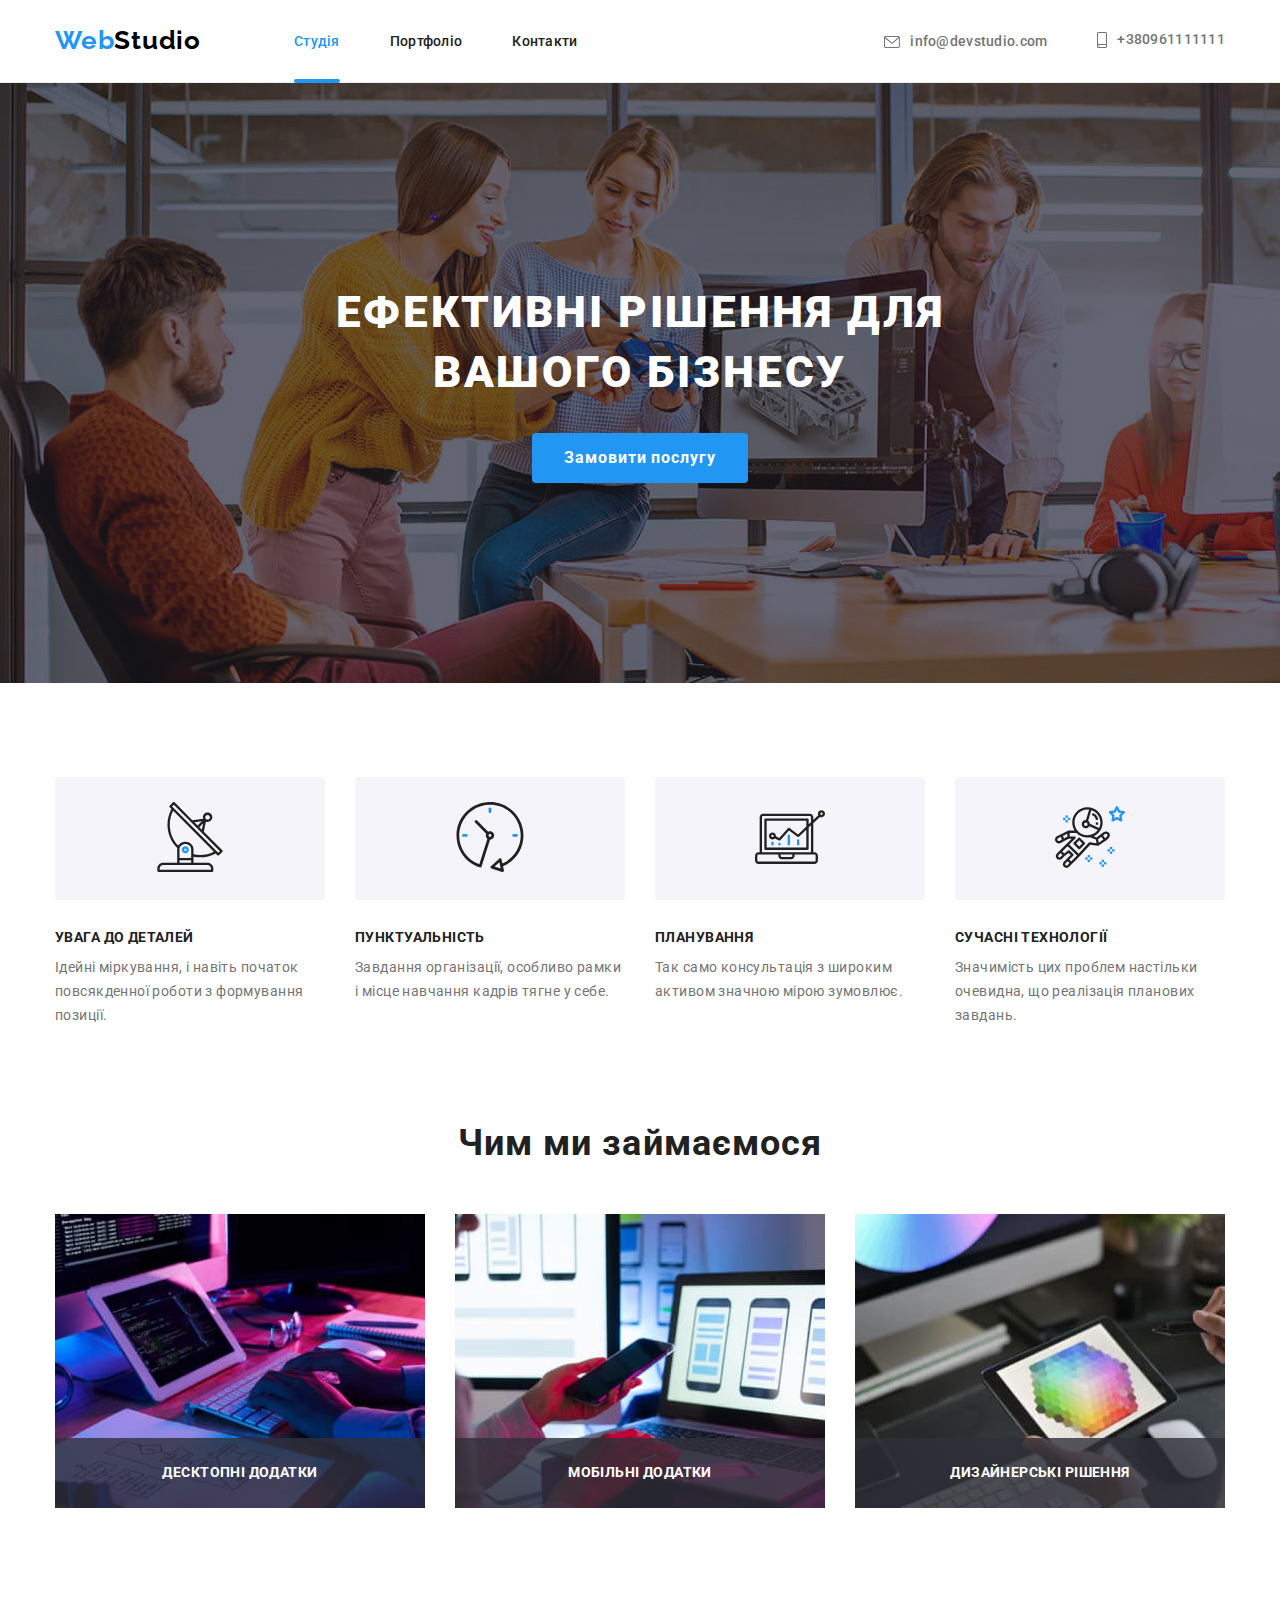
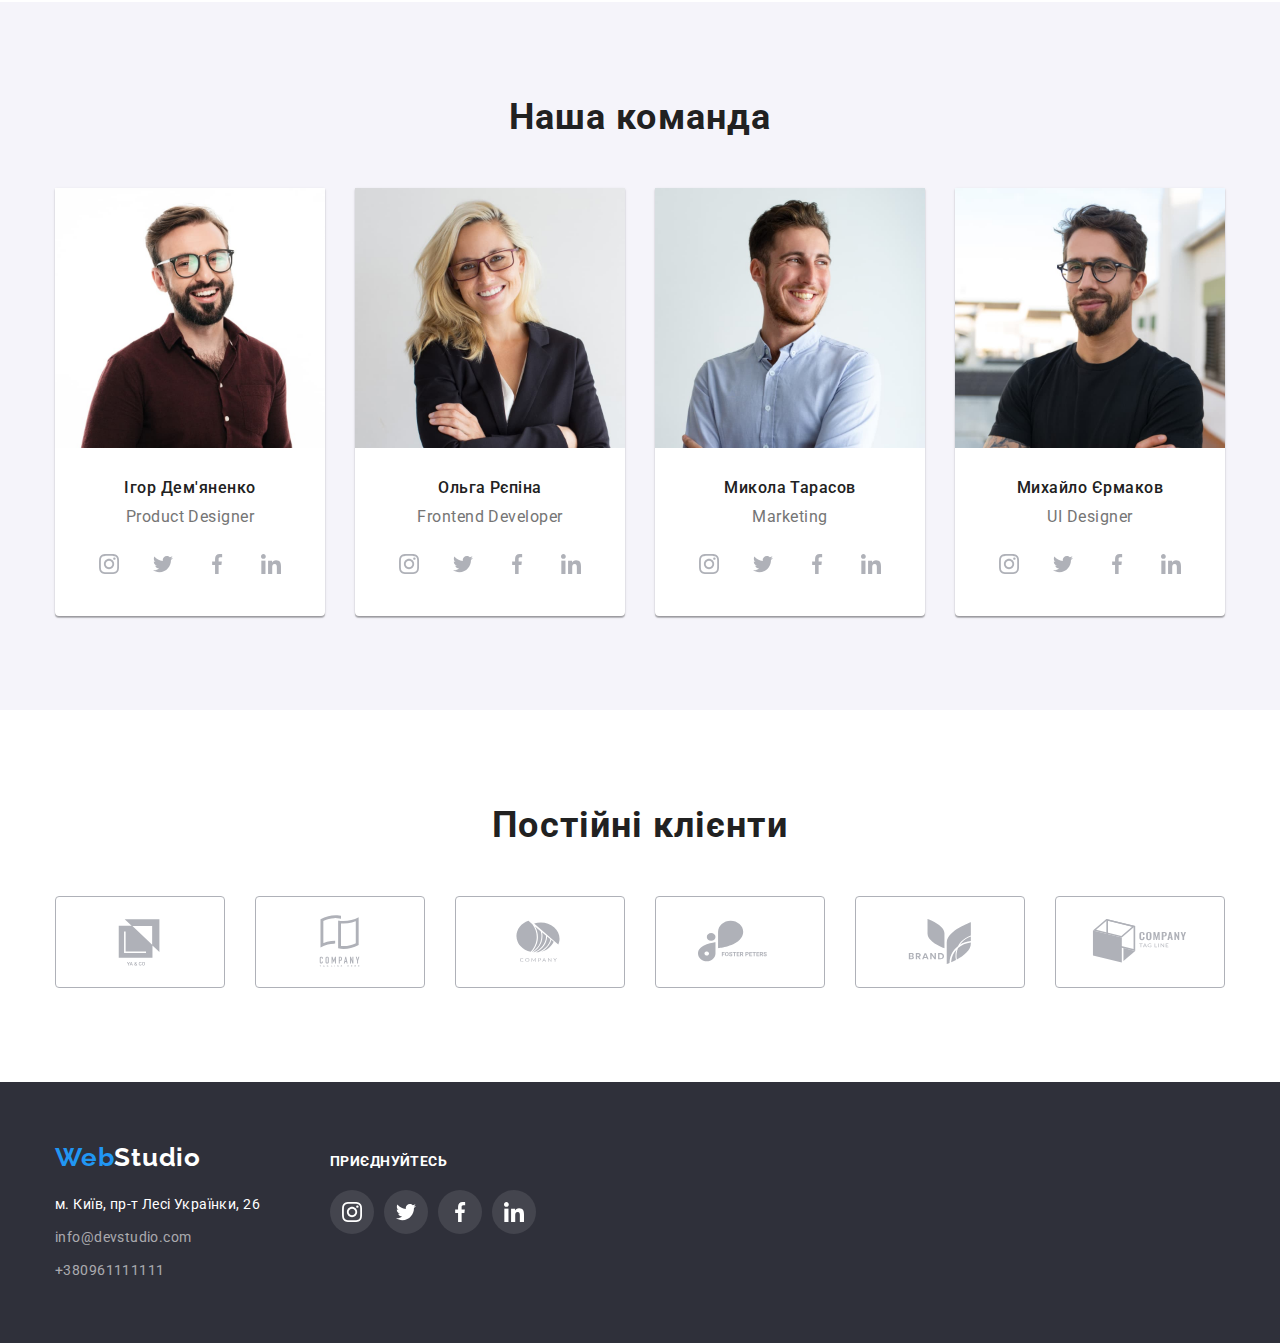
<file: index.html>
<!DOCTYPE html>
<html lang="uk">
<head>
  <meta charset="utf-8">
  <meta http-equiv="X-UA-Compatible" content="IE=edge">
  <meta name="viewport" content="width=device-width, initial-scale=1.0">
  <title>Студія</title>
  <link rel="stylesheet" href="https://cdn.jsdelivr.net/npm/modern-normalize@1.1.0/modern-normalize.min.css">
  <link rel="preconnect" href="https://fonts.googleapis.com">
  <link rel="preconnect" href="https://fonts.gstatic.com" crossorigin>
  <link href="https://fonts.googleapis.com/css2?family=Raleway:wght@700&family=Roboto:wght@400;500;700;900&display=swap" rel="stylesheet">
  <link rel="stylesheet" href="./CSS/styles.css">
  

</head>
<body>
  <!--Header-->
    <header class="page_header">
      <div class="page_header_container container">
      <nav class="page_nav">
          <a class="first_logo" href="./index.html"> <span class="item_web">Web</span>Studio</a>
          <ul class="menu list">
            <li class="menu_item"><a class="menu_link link current" href="./index.html">Студія</a></li>
            <li class="menu_item"><a class="menu_link link" href="./portfolio.html">Портфоліо</a></li>
            <li class="menu_item"><a class="menu_link link" href="#">Контакти</a></li>
          </ul>
      </nav>
          <ul class="contacts_header list">
            <li class="contact_mail"><a class="contact_link link" href="mailto:info@devstudio.com"><svg class="icon_contact" width="16" height="12"><use href="./images/icons.svg#icon-envelope"></use></svg>info@devstudio.com</a></li>
            <li class="contact_tel"><a class="contact_link link" href="tel:+380961111111"><svg class="icon_contact"  width="10" height="16"><use href="./images/icons.svg#icon-smartphone"></use></svg>+380961111111</a></li>
          </ul>
        </div>
    </header>
    
     <!--Main-->
      <main>
        <section class="main_bg">
        <div class="section_main container">
          <h1 class="title_main">Ефективні рішення для вашого бізнесу</h1>
          <button class="btn_main" type="button" data-modal-open>Замовити послугу</button>
       </div>
      </section>
        <!--About-->
                  <section>
                    <div class="section_about_us container ">
          <h2 class="visually-hidden">Все про нас та нашу роботу</h2>
          <ul class="about_us list">
            <li class="card">
              <div class="bcg">
              <svg class="icons_about_us" width="70" height="70">
                <use href="./images/icons.svg#icon-antenna"></use>
              </svg>
            </div>
             <h3 class="title_about_us">Увага до деталей</h3>
             <p class="text_about_us">Ідейні міркування, і навіть початок повсякденної роботи з формування позиції.</p>
            </li>
            <li class="card">
              <div class="bcg">
              <svg class="icons_about_us" width="70" height="70">
                <use href="./images/icons.svg#icon-clock"></use>
              </svg>
              </div>
              <h3 class="title_about_us">Пунктуальність</h3>
              <p class="text_about_us">Завдання організації, особливо рамки і місце навчання кадрів тягне у себе.</p>
            </li> 
             <li class="card">
              <div class="bcg">
              <svg class="icons_about_us" width="70" height="70">
                <use href="./images/icons.svg#icon-diagram"></use>
              </svg>
              </div>
              <h3 class="title_about_us">Планування</h3>
              <p class="text_about_us">Так само консультація з широким активом значною мірою зумовлює.</p>
            </li>
            <li class="card">
              <div class="bcg">
              <svg class="icons_about_us" width="70" height="70">
                <use href="./images/icons.svg#icon-astronaut"></use>
              </svg>
              </div>
              <h3 class="title_about_us">Сучасні технології</h3>
              <p class="text_about_us">Значимість цих проблем настільки очевидна, що реалізація планових завдань.</p>
            </li>
         </ul>
              </div>
            </section>
        <!--What_we_do-->
        <section class="page_what_we_do">
        <div class="section_what_we_do  container">
                 <h2 class="title_what_we_do">Чим ми займаємося</h2>
          <ul class="what_we_do list">
           <li class="item_what_we_do"><p class="overlay_what_we_do">Десктопні додатки</p><img src="./images/laptop.jpg" alt="ноутбук" width="370"></li>
            <li class="item_what_we_do"><p class="overlay_what_we_do">Мобільні додатки</p><img src="./images/telephone.jpg" alt="мобільний_телефон" width="370"></li>
            <li class="item_what_we_do"><p class="overlay_what_we_do">Дизайнерські рішення</p><img src="./images/tablet.jpg" alt="планшет" width="370"></li>
          </ul>         
              </div>
            </section>
        <!--Our_team-->
        <section class="page_our_team ">
        <div class="section_our_team container">
                  <h2 class="title_our_team">Наша команда</h2>
          <ul class="our_team list">
            <li class="content_our_team">
              <img src="./images/man1.jpg" alt="усміхнений_чоловік_в_окулярах" width="270">
              <div class="text_our_team">
              <h3 class="subtitle_our_team">Ігор Дем'яненко</h3>
              <p class="item_our_team">Product Designer</p>
              <ul class="social_list list">
                <li class="icon_item"><a class="link_icons_team" href=""><svg class="icon"><use href="./images/icons.svg#icon-instagram"></use></svg></a>
                  </li>
                  <li class="icon_item"><a class="link_icons_team" href=""><svg class="icon"><use href="./images/icons.svg#icon-twitter"></use></svg></a>
                  </li>
                  <li class="icon_item"><a class="link_icons_team" href=""><svg class="icon"><use href="./images/icons.svg#icon-facebook"></use></svg></a>
                  </li>
                  <li class="icon_item"><a class="link_icons_team" href=""><svg class="icon"><use href="./images/icons.svg#icon-linkedin"></use></svg></a>
                    </li>
              </ul>
              </div>
             
            </li>
            <li class="content_our_team">
              <img src="./images/woman.jpg" alt="жінка_в_окулярах" width="270">
              <div class="text_our_team">
              <h3 class="subtitle_our_team">Ольга Рєпіна</h3>
              <p class="item_our_team">Frontend Developer</p>
              <ul class="social_list list">
                <li class="icon_item"><a class="link_icons_team" href=""><svg class="icon"><use href="./images/icons.svg#icon-instagram"></use></svg></a>
                </li>
                <li class="icon_item"><a class="link_icons_team" href=""><svg class="icon"><use href="./images/icons.svg#icon-twitter"></use></svg></a>
                </li>
                <li class="icon_item"><a class="link_icons_team" href=""><svg class="icon"><use href="./images/icons.svg#icon-facebook"></use></svg></a>
                </li>
                <li class="icon_item"><a class="link_icons_team" href=""><svg class="icon"><use href="./images/icons.svg#icon-linkedin"></use></svg></a>
                  </li>
              </ul>
              </div>
                         </li>
                       <li class="content_our_team">
              <img src="./images/man2.jpg" alt="усміхнений_чоловік" width="270">
              <div class="text_our_team">
              <h3 class="subtitle_our_team">Микола Тарасов</h3>
              <p class="item_our_team">Marketing</p>
              <ul class="social_list list">
                <li class="icon_item"><a class="link_icons_team" href=""><svg class="icon"><use href="./images/icons.svg#icon-instagram"></use></svg></a>
                </li>
                <li class="icon_item"><a class="link_icons_team" href=""><svg class="icon"><use href="./images/icons.svg#icon-twitter"></use></svg></a>
                </li>
                <li class="icon_item"><a class="link_icons_team" href=""><svg class="icon"><use href="./images/icons.svg#icon-facebook"></use></svg></a>
                </li>
                <li class="icon_item"><a class="link_icons_team" href=""><svg class="icon"><use href="./images/icons.svg#icon-linkedin"></use></svg></a>
                  </li>
              </ul>
              </div>
              
            </li>
            <li class="content_our_team">
              <img src="./images/man3.jpg" alt="чоловік_в_окулярах" width="270">
              <div class="text_our_team">
              <h3 class="subtitle_our_team">Михайло Єрмаков</h3>
              <p class="item_our_team">UI Designer</p>
              <ul class="social_list list">
                <li class="icon_item"><a class="link_icons_team" href=""><svg class="icon"><use href="./images/icons.svg#icon-instagram"></use></svg></a>
                </li>
                <li class="icon_item"><a class="link_icons_team" href=""><svg class="icon"><use href="./images/icons.svg#icon-twitter"></use></svg></a>
                </li>
                <li class="icon_item"><a class="link_icons_team" href=""><svg class="icon"><use href="./images/icons.svg#icon-facebook"></use></svg></a>
                </li>
                <li class="icon_item"><a class="link_icons_team" href=""><svg class="icon"><use href="./images/icons.svg#icon-linkedin"></use></svg></a>
                  </li>
              </ul>
              </div>
                         </li>
          </ul>
        </div>
        </section>
        <!--Clients-->
        <section class="page_clients">
          <div class="section_clients container">
            <h2 class="title_clients">Постійні клієнти</h2>
            <ul class="logo_list list">
              <li class="logo_item">
                <a class="link_logo" href="#">
                <svg class="logo_img"> 
                  <use href="./images/icons.svg#icon-LogoClient1"></use>
                </svg>
              </a>
              </li>
              <li class="logo_item">
                <a class="link_logo" href="#">
                <svg class="logo_img"> 
                  <use href="./images/icons.svg#icon-LogoClient2"></use>
                </svg>
                </a>
              </li>
              <li class="logo_item">
                <a class="link_logo" href="#">
                <svg class="logo_img"> 
                  <use href="./images/icons.svg#icon-LogoClient3"></use>
                </svg>
              </a>
              </li>
              <li class="logo_item">
                <a class="link_logo" href="#">
                <svg class="logo_img"> 
                  <use href="./images/icons.svg#icon-LogoClient4"></use>
                </svg>
              </a>
              </li>
              <li class="logo_item">
                <a class="link_logo" href="#">
                <svg class="logo_img"> 
                  <use href="./images/icons.svg#icon-LogoClient5"></use>
                </svg>
              </a>
              </li>
              <li class="logo_item">
                <a class="link_logo" href="#">
                <svg class="logo_img"> 
                  <use href="./images/icons.svg#icon-LogoClient6"></use>
                </svg>
              </a>
              </li>
            </ul>
          </div>
        </section>
           </main>
     <!--Footer-->
     <footer class="contacts_footer">
      <div class="page_footer container">
        <div class="address_content">
        <h2 class="visually-hidden">Контакти</h2>
         <a class="second_logo" href="./index.html"> <span class="item_web" >Web</span>Studio</a>
         <address class="address_footer">
           <ul class="address_list list">
            <li class="address_item"><a class="link_map link" href="https://goo.gl/maps/CPtrU1FHBa2aNyZL9" target="_blank" rel="noopener noreferrer nofollow">м. Київ, пр-т Лесі Українки, 26</a></li>
            <li class="address_item"><a class="link_mail link" href="mailto:info@devstudio.com">info@devstudio.com</a></li>
            <li class="address_item"><a class="link_tel link" href="tel:+380961111111">+380961111111</a></li>
           </ul>
                   </address>
                  </div> 
                   <div class="address_icons">
                    <p class="subtitle_address">Приєднуйтесь</p>
                    <ul class="social_list_address list">
                      <li class="icon_item"><a class="link_icons_address" href=""><svg class="icon_add"><use href="./images/icons.svg#icon-instagram"></use></svg></a>
                      </li>
                      <li class="icon_item"><a class="link_icons_address" href=""><svg class="icon_add"><use href="./images/icons.svg#icon-twitter"></use></svg></a>
                      </li>
                      <li class="icon_item"><a class="link_icons_address" href=""><svg class="icon_add"><use href="./images/icons.svg#icon-facebook"></use></svg></a>
                      </li>
                      <li class="icon_item"><a class="link_icons_address" href=""><svg class="icon_add"><use href="./images/icons.svg#icon-linkedin"></use></svg></a>
                        </li>
                    </ul>
            
                  </div>
      </div> 

      
      </footer>

<div class="backdrop is-hidden" data-modal>
  <div class="modal">
    <button type="button" class="modal-close-btn" data-modal-close>
      <svg class="modal-close-icon" width="18" height="18"><use href="./images/icons.svg#icon-close-black"></use></svg>
    </button>
  </div>
</div>
<script src="./JS/modal.js"></script>
</body>
</html>
</file>
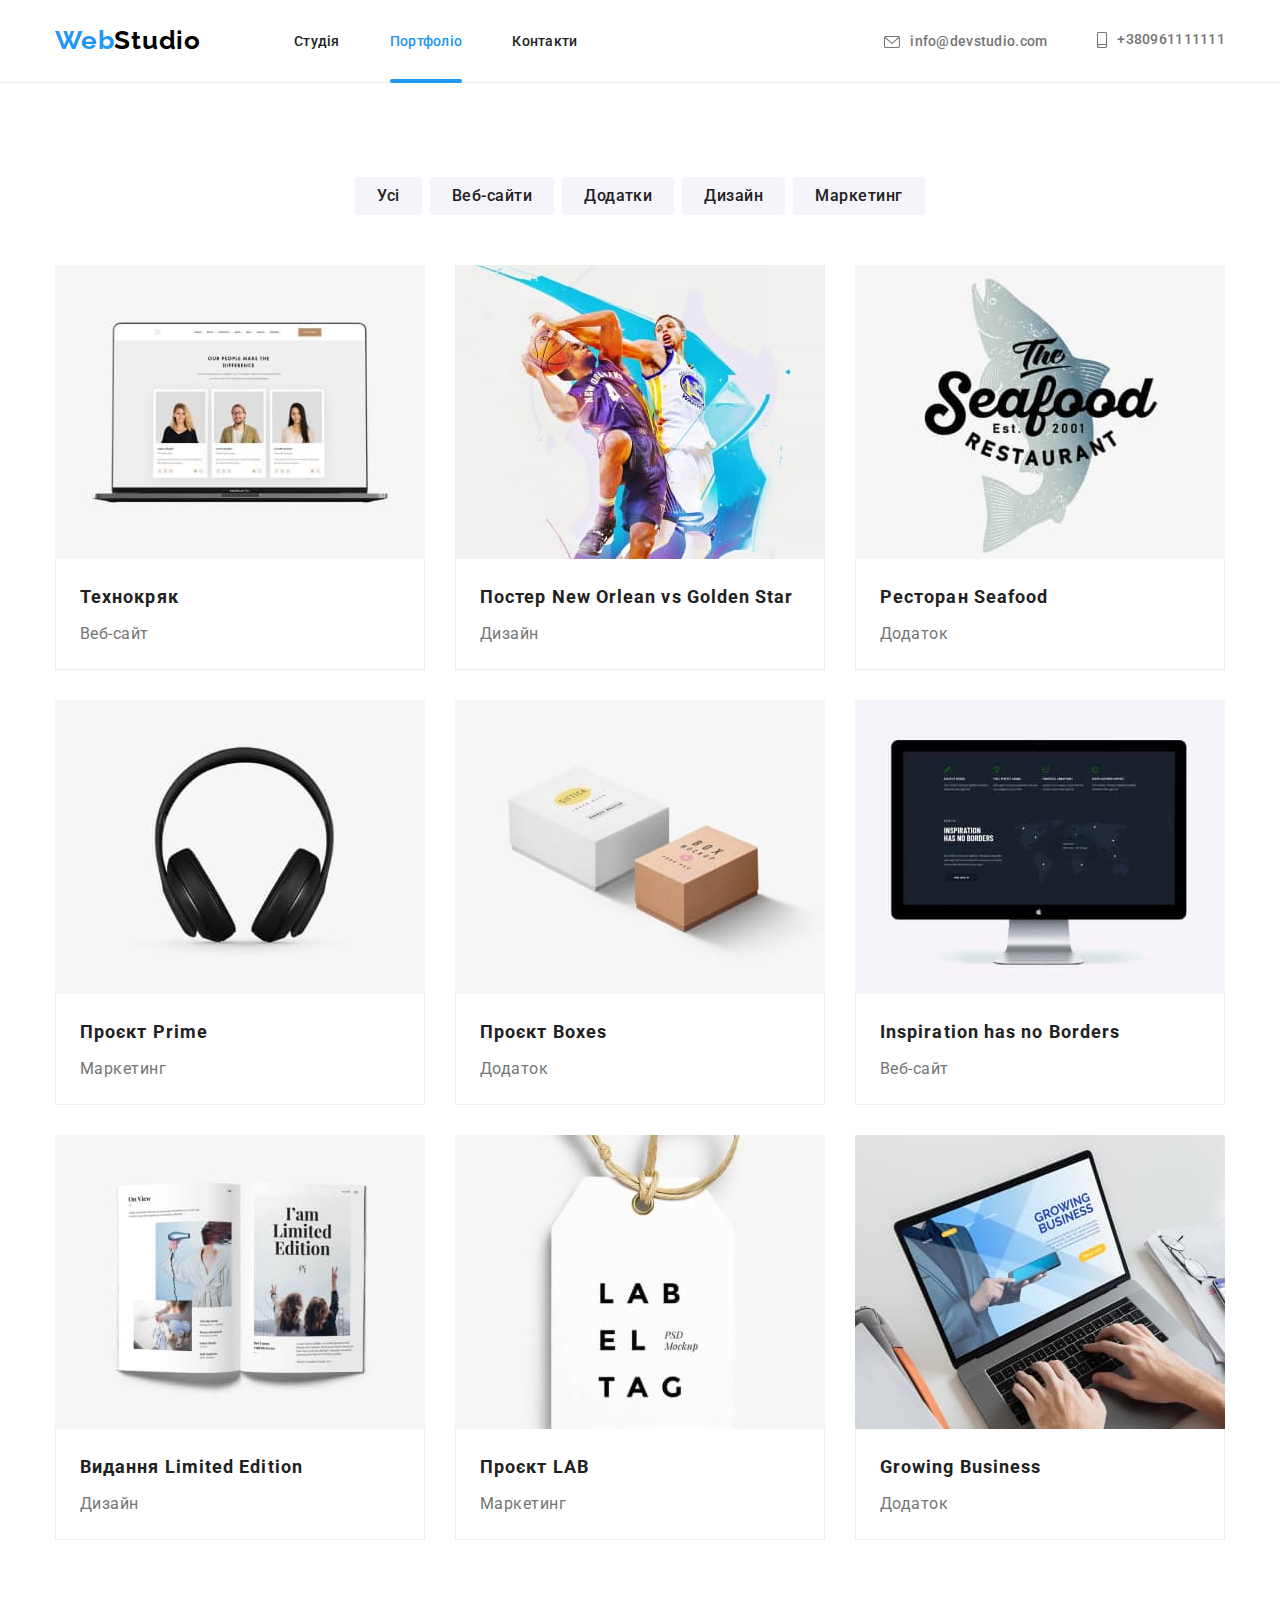
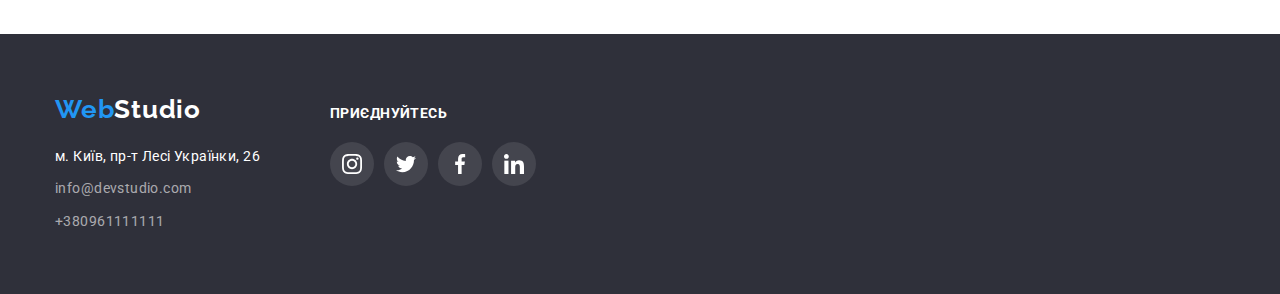
<file: portfolio.html>
<!DOCTYPE html>
<html lang="uk">
<head>
  <meta charset="utf-8">
  <meta http-equiv="X-UA-Compatible" content="IE=edge">
  <meta name="viewport" content="width=device-width, initial-scale=1.0">
  <title>Студія</title>
  <link rel="stylesheet" href="https://cdn.jsdelivr.net/npm/modern-normalize@1.1.0/modern-normalize.min.css">
  <link rel="preconnect" href="https://fonts.googleapis.com">
  <link rel="preconnect" href="https://fonts.gstatic.com" crossorigin>
  <link href="https://fonts.googleapis.com/css2?family=Raleway:wght@700&family=Roboto:wght@400;500;700;900&display=swap" rel="stylesheet">
  <link rel="stylesheet" href="./CSS/styles.css">
</head>
<body>
  <!--Header-->
  <header class="page_header">
    <div class="page_header_container container">
      <nav class="page_nav">
      <a class="first_logo" href="./index.html"> <span class="item_web">Web</span>Studio</a>
      <ul class="menu list">
        <li class="menu_item"><a class="menu_link link" href="./index.html">Студія</a></li>
        <li class="menu_item"><a class="menu_link link current" href="./portfolio.html">Портфоліо</a></li>
        <li class="menu_item"><a class="menu_link link" href="#">Контакти</a></li>
      </ul>
  </nav>
  <ul class="contacts_header list">
    <li class="contact_mail"><a class="contact_link link" href="mailto:info@devstudio.com"><svg class="icon_contact" width="16" height="12"><use href="./images/icons.svg#icon-envelope"></use></svg>info@devstudio.com</a></li>
    <li class="contact_tel"><a class="contact_link link" href="tel:+380961111111"><svg class="icon_contact"  width="10" height="16"><use href="./images/icons.svg#icon-smartphone"></use></svg>+380961111111</a></li>
  </ul>
    </div>
    
  
  </header>
  
    
     <!--Main-->
      <main>
          <section class="page_portfolio">
            <div class="container">
          <h1 class="visually-hidden">Кнопки та послуги</h1>
        <ul class="button_list list">
          <li><button class="button_main" type="button">Усі</button></li>
          <li><button class="button_main" type="button">Веб-сайти</button></li>
         <li><button class="button_main" type="button">Додатки</button></li>
          <li><button class="button_main" type="button">Дизайн</button></li>
          <li><button class="button_main" type="button">Маркетинг</button></li>
          </ul>
          <ul class="services_main list">
            <li class="content_services_main">
              <a class="content_link link" href="#">
                <div class="team-list-img-wrapper">
              <img src="./images-portfolio/tehnokriak.jpg" alt="технокряк" width="370">
              <p class="overlay">Ресурс пропонує комплексні пропозиції з різним рівнем функціоналу та сервісів. Все це дозволить відвідувачу отримати вичерпні відомості про компанію чи приватну особу.</p>
            </div>
              <div class="text_border_line">
              <h2 class="subtitle_services_main">Технокряк</h2>
                            <p class="item_services_main">Веб-сайт</p>
              </div>
            </a>
            </li>
            <li class="content_services_main">
              <a class="content_link link" href="#">
                <div class="team-list-img-wrapper">
              <img src="./images-portfolio/poster.jpg" alt="постер_баскетболісти" width="370">
              <p class="overlay"></p>
              </div>
              <div class="text_border_line">
              <h2 class="subtitle_services_main">Постер New Orlean vs Golden Star</h2>
              <p class="item_services_main">Дизайн</p>
            </div>
          </a>
            </li>
            <li class="content_services_main">
              <a class="content_link link" href="#">
                 <div class="team-list-img-wrapper">
              <img src="./images-portfolio/restoran.jpg" alt="ресторан_морепродуктів" width="370">
              <p class="overlay"></p>
            </div>
              <div class="text_border_line">
              <h2 class="subtitle_services_main">Ресторан Seafood</h2>
              <p class="item_services_main">Додаток</p>
              </div>
            </a>
            </li>
            <li class="content_services_main">
              <a class="content_link link" href="#">
                 <div class="team-list-img-wrapper">
              <img src="./images-portfolio/prime.jpg" alt="проєкт_прем'єр" width="370">
              <p class="overlay"></p>
            </div>
              <div class="text_border_line">
              <h2 class="subtitle_services_main">Проєкт Prime</h2>
              <p class="item_services_main">Маркетинг</p>
            </div>
          </a>
            </li>
            <li class="content_services_main">
              <a class="content_link link" href="#">
                 <div class="team-list-img-wrapper">
              <img src="./images-portfolio/boxes.jpg" alt="проєкт_коробки" width="370">
              <p class="overlay"></p>
            </div>
              <div class="text_border_line">
              <h2 class="subtitle_services_main">Проєкт Boxes</h2>
              <p class="item_services_main">Додаток</p>
              </div>
            </a>
            </li>
            <li class="content_services_main">
              <a class="content_link link" href="#">
                 <div class="team-list-img-wrapper">
              <img src="./images-portfolio/inspiration.jpg" alt="натхнення_не_має_меж" width="370">
              <p class="overlay"></p>
            </div>
              <div class="text_border_line">
              <h2 class="subtitle_services_main">Inspiration has no Borders</h2>
              <p class="item_services_main">Веб-сайт</p>
              </div>
            </a>
            </li>
            <li class="content_services_main">
              <a class="content_link link" href="#">
                 <div class="team-list-img-wrapper">
              <img src="./images-portfolio/edition.jpg" alt="видання" width="370">
              <p class="overlay"></p>
            </div>
              <div class="text_border_line">
              <h2 class="subtitle_services_main">Видання Limited Edition</h2>
              <p class="item_services_main">Дизайн</p>
              </div>
            </a>
            </li>
            <li class="content_services_main">
              <a class="content_link link" href="#">
                 <div class="team-list-img-wrapper">
              <img src="./images-portfolio/lab.jpg" alt="проєкт_лаб" width="370">
              <p class="overlay"></p>
            </div>
              <div class="text_border_line">
              <h2 class="subtitle_services_main">Проєкт LAB</h2>
              <p class="item_services_main">Маркетинг</p>
              </div>
              </a>
            </li>
            <li class="content_services_main">
              <a class="content_link link" href="#">
                 <div class="team-list-img-wrapper">
              <img src="./images-portfolio/growing.jpg" alt="зростаючий_бізнес" width="370">
              <p class="overlay"></p>
            </div>
              <div class="text_border_line">
              <h2 class="subtitle_services_main">Growing Business</h2>
              <p class="item_services_main">Додаток</p>
              </div>
              </a>
            </li>
          </ul>
        </div>
        </section>
     
        
        
      </main>
     <!--Footer-->
     <footer class="contacts_footer">
      <div class="page_footer container">
        <div class="address_content">
        <h2 class="visually-hidden">Контакти</h2>
         <a class="second_logo" href="./index.html"> <span class="item_web" >Web</span>Studio</a>
         <address class="address_footer">
           <ul class="address_list list">
            <li class="address_item"><a class="link_map link" href="https://goo.gl/maps/CPtrU1FHBa2aNyZL9" target="_blank" rel="noopener noreferrer nofollow">м. Київ, пр-т Лесі Українки, 26</a></li>
            <li class="address_item"><a class="link_mail link" href="mailto:info@devstudio.com">info@devstudio.com</a></li>
            <li class="address_item"><a class="link_tel link" href="tel:+380961111111">+380961111111</a></li>
           </ul>
                   </address>
                  </div> 
                   <div class="address_icons">
                    <p class="subtitle_address">Приєднуйтесь</p>
                    <ul class="social_list_address list">
                      <li class="icon_item"><a class="link_icons_address" href=""><svg class="icon_add"><use href="./images/icons.svg#icon-instagram"></use></svg></a>
                      </li>
                      <li class="icon_item"><a class="link_icons_address" href=""><svg class="icon_add"><use href="./images/icons.svg#icon-twitter"></use></svg></a>
                      </li>
                      <li class="icon_item"><a class="link_icons_address" href=""><svg class="icon_add"><use href="./images/icons.svg#icon-facebook"></use></svg></a>
                      </li>
                      <li class="icon_item"><a class="link_icons_address" href=""><svg class="icon_add"><use href="./images/icons.svg#icon-linkedin"></use></svg></a>
                        </li>
                    </ul>
            
                  </div>
      </div> 

      
      </footer>


</body>
</html>
</file>
<file: CSS/styles.css>
:root {
--primary-font:'Roboto',sans-serif;
--secondary-font:'Raleway',sans-serif;
--first-logo-text-color:#000000;
--primary-text-color-theme-light:#212121;
--secondary-text-color-theme-light:#757575;
--primary-text-color-theme-dark:#FFFFFF;
--secondary-text-color-theme-dark:rgba(255, 255, 255, 0.6);
--primary-background-color:#FFFFFF;
--secondary-background-color:#2F303A;
--accent-color:#2196F3;
--team-buttons-background-color:#F5F4FA;
--border-color-line:#ECECEC;
--border-color-line-card:#EEEEEE;
--primary-color-icons:#AFB1B8;
--secondary-color-icons:#FFFFFF;
--color-nav-icon:#757575;
--transition-dur-and-func:250ms cubic-bezier(0.4, 0, 0.2, 1);
}

body {
    font-family:var(--primary-font);
    font-size: 14px;
    letter-spacing:0.03em;
    color:var(--primary-text-color-theme-light);
    background-color:var(--primary-background-color);
         
}

.visually-hidden {
    position: absolute;
      white-space: nowrap;
      width: 1px;
      height: 1px;
      overflow: hidden;
      border: 0;
      padding: 0;
      clip: rect(0 0 0 0);
      clip-path: inset(50%);
      margin: -1px;
  }

  .list {
    list-style: none;
    padding-left: 0;
    margin: 0;
}

  .link{
    text-decoration: none;
  }

  img {
    display: block;
    max-width: 100%;
    height: auto;
  }

  address{
    font-style: normal;
    margin-top: 20px;
  }
 
  button {
    display: block;
    margin: 0 auto;
    cursor: pointer;
    border:none;
    border-radius: 4px;
      }

  h1,h2,h3,p {
    margin-top: 0;
    margin-bottom: 0;
  }

  ul {
    margin-top: 0;
    margin-bottom: 0;
    padding-left: 0;
  }

*{
    box-sizing: border-box;
}


.container {
    margin-left: auto;
    margin-right: auto;
    width: 1200px;
    padding-left: 15px;
    padding-right: 15px;
}

section{
    padding-top: 94px;
    padding-bottom: 94px;;
}


/* ========================  HEADER  ======================== */



.page_header_container{
    display: flex;
    align-items: center;
}

.page_nav{
    display: flex;

}

  .first_logo{
    font-family: 'Raleway',sans-serif;
    font-weight: 700;
    font-size: 26px;
    line-height: 1.19;
    letter-spacing: 0.03em;
        color:var(--first-logo-text-color);
        text-decoration: none;
   margin-right: 93px;
   padding-top: 24px;
   padding-bottom: 25px;

    }
    .item_web{
        color:var(--accent-color)
    }

    .menu{
        display: flex;
        column-gap: 50px;
        padding-top: 32px;
        padding-bottom:32px ;
    }
 
    .menu_link  {
font-weight: 500;
font-size: 14px;
line-height: 1.14;
letter-spacing: 0.02em;
color:var(--primary-text-color-theme-light);
transition:color var(--transition-dur-and-func);
position: relative;
padding-top:32px;
padding-bottom: 32px;;
}
 
.contacts_header{
    display: flex;
    column-gap: 50px;
   margin-left: auto;
    padding-top:32px ;
    padding-bottom: 32px;
    align-items: baseline;
  }


.contact_link {
font-weight: 500;
font-size: 14px;
line-height: 1.14;
letter-spacing: 0.02em;
color:var(--secondary-text-color-theme-light);
display: flex;
align-items: center;
transition:color var(--transition-dur-and-func);
}

.menu_link:hover , .contact_link:hover, 
.menu_link:focus , .contact_link:focus 
 {
 color:var(--accent-color);
}
 
.current {
    color:var(--accent-color);
}

.current::after {
    content: "";
    position: absolute;
    display: block;
    bottom: -2px;
    left: 0;
    width: 100%;
    height: 4px;
background-color: var(--accent-color);
border-radius: 2px;
}

.icon_contact{
    margin-right: 10px;
    fill: currentColor;
   }



   /* ========================  MAIN  ======================== */


.main_bg{
    background-color:var(--secondary-background-color);
    padding-top: 200px;
    padding-bottom: 200px;
    text-align: center;
    background-image: linear-gradient(rgba(47, 48, 58, 0.4),rgba(47, 48, 58, 0.4)), url('../images/Imgbg.jpg');
    background-size: cover;
    background-repeat: no-repeat;
   max-width: 1600px;
height: 600px;
margin: 0 auto;
}

    .title_main{
font-weight: 900;
font-size: 44px;
line-height: 1.36;
text-align: center;
letter-spacing: 0.06em;
text-transform: uppercase;
color:var(--primary-text-color-theme-dark);
width: 696px;
margin: 0 auto;


 }

    .btn_main {
font-weight: 700;
font-size: 16px;
line-height: 1.88;
align-items: center;
text-align: center;
letter-spacing: 0.06em;
background-color:var(--accent-color);
    color:var(--primary-text-color-theme-dark);
    border-radius: 4px;
    min-width: 216px;
    padding: 10px 32px;
    margin-top: 30px;
    transition:background-color var(--transition-dur-and-func);

}

.btn_main:hover , .btn_main:focus {
    background: #188CE8;
    box-shadow: 0px 4px 4px rgba(0, 0, 0, 0.15);
    
}

/* ========================  ABOUT  ======================== */

.about_us{
    display: flex;
    align-items: flex-start;
}

.card{
    flex-basis: calc((100%-90px)/4);
    
}

.title_about_us {
font-weight: 700;
font-size: 14px;
line-height: 1.14;
letter-spacing: 0.03em;
text-transform: uppercase;
    color:var(--primary-text-color-theme-light);
   margin-top: 30px;
    margin-bottom: 10px;
}
 .text_about_us{
font-style: normal;
font-weight: 400;
font-size: 14px;
line-height: 1.71;
letter-spacing: 0.03em;
color:var(--secondary-text-color-theme-light);
 }

 .card:not(:last-child) {
    margin-right: 30px;
 }

 .bcg{
    background-color: #F5F4FA;
border-radius: 4px;
 }

 .icons_about_us{
margin: 25px 100px;
 }
 
/* ========================  WHAT WE DO  ======================== */

.page_what_we_do {
padding-top:0;
}
 .title_what_we_do {
font-style: normal;
font-weight: 700;
font-size: 36px;
line-height: 1.17;
text-align: center;
letter-spacing: 0.03em;
    color:var(--primary-text-color-theme-light);
    margin-bottom: 50px;
 }

.what_we_do{
    display: flex;
    column-gap: 30px;
}

.overlay_what_we_do{
    position: absolute;
    width: 370px;
height: 70px;
    bottom:0px;
    left:0;
    font-weight: 700;
line-height: 1.14;
text-transform: uppercase;
    background: rgba(47, 48, 58, 0.8);
    color:var(--primary-text-color-theme-dark);
 display:flex;
 justify-content: center;
 align-items: center;
}
.item_what_we_do{
    position: relative;
}

/* ========================  OUR TEAM  ======================== */
 
.page_our_team{
    background-color:var(--team-buttons-background-color);
}

 .title_our_team{
font-style: normal;
font-weight: 700;
font-size: 36px;
line-height: 1.17;
text-align: center;
letter-spacing: 0.03em;
    color:var(--primary-text-color-theme-light);
    margin-bottom: 50px;
 }
 
.our_team{
   margin-top: 50px;
   display: flex;
   column-gap: 30px;  
}

 .content_our_team {
        width: 270px;
    background-color:var(--primary-background-color) ;
    box-shadow: 0px 1px 3px rgba(0, 0, 0, 0.12), 0px 1px 1px rgba(0, 0, 0, 0.14), 0px 2px 1px rgba(0, 0, 0, 0.2);
border-radius: 0px 0px 4px 4px;

 }

.text_our_team{
    padding: 30px 0;
}

 .subtitle_our_team {
    font-style: normal;
    font-weight: 500;
    font-size: 16px;
    line-height: 1.19;
    text-align:center;
    letter-spacing: 0.03em;
    margin-bottom: 10px;
 }

 .item_our_team {
font-style: normal;
font-weight: 400;
font-size: 16px;
line-height: 1.19;
text-align: center;
letter-spacing: 0.03em;
    color:var(--secondary-text-color-theme-light);
 }
 
.social_list{
 
    display: flex;
    justify-content: center;
       column-gap: 10px;
margin-top: 16px;
  
   }

.link_icons_team{
    display: flex;
    justify-content: center;
    align-items: center;
    width: 44px;
    height: 44px;
    border-radius: 50%;
   color:var(--primary-color-icons);
   transition: background-color var(--transition-dur-and-func),color var(--transition-dur-and-func);
   
}

.icon {
    width: 20px;
    height: 20px;
    fill: currentColor;
    transition: fill var(--transition-dur-and-func);
}



.link_icons_team:hover , .link_icons_team:focus {
    background-color: var(--accent-color);
    color: var(--primary-background-color);
}

.link_icons_team:hover .icon,
.link_icons_team:focus .icon {
    fill:var(--secondary-color-icons);
}

/* ========================  CLIENTS  ======================== */

.title_clients{
font-style: normal;
font-weight: 700;
font-size: 36px;
line-height: 1.17;
text-align: center;
letter-spacing: 0.03em;
color: var(--primary-text-color-theme-light);
}


.logo_list{
   margin-top: 50px;
   display: flex;
column-gap: 30px;
  }
 

.logo_img{
  width: 106px;
  height:60px;  
  fill: currentColor;
}


.link_logo{
    border-radius: 4px;
    display: flex;
    align-items: center;
    justify-content: center;
width: 170px;
height:92px;
border: 1px solid #AFB1B8;
color: var(--primary-color-icons);
transition: color var(--transition-dur-and-func) , border-color var(--transition-dur-and-func);

}

.link_logo:hover , .link_logo:focus{
    border-color: var(--accent-color);
    color:var(--accent-color);
}

/* ========================  FOOTER  ======================== */

 .contacts_footer{
    background-color:var(--secondary-background-color) ;
    padding: 60px 0px;
   
 }

 .second_logo{
font-family:'Raleway',sans-serif;
font-weight: 700;
font-size: 26px;
line-height: 1.19;
letter-spacing: 0.03em;
    color:var(--accent-color) ;
    color:var(--primary-text-color-theme-dark);
    text-decoration: none; 
}



.address_item:not(:first-child) {
    margin-top: 9px;
}

 .link_map {
    font-style: normal;
font-weight: 400;
font-size: 14px;
line-height: 1.71;
letter-spacing: 0.03em;
color:var(--primary-text-color-theme-dark);
transition: color var(--transition-dur-and-func);
 }

 .link_mail, .link_tel {
    font-style: normal;
font-weight: 400;
font-size: 14px;
line-height: 1.71;
letter-spacing: 0.03em;
color:var(--secondary-text-color-theme-dark);
transition: color var(--transition-dur-and-func);
 }

 .link_map:hover , .link_mail:hover , .link_tel:hover ,
 .link_map:focus , .link_mail:focus , .link_tel:focus {
    color: var(--accent-color);
 }



.link_icons_address{
    display: flex;
    justify-content: center;
    align-items: center;
    width: 44px;
    height: 44px;
    border-radius: 50%;
    background: rgba(255, 255, 255, 0.1);
    transition: background-color var(--transition-dur-and-func);
}

.link_icons_address:hover , .link_icons_address:focus {
    background-color: var(--accent-color);
}

.link_icons_address:hover .icon_add,
.linl_icons_address:focus .icon_add {
    fill:var(--secondary-color-icons);
}

.subtitle_address{
 font-weight: 700;
font-size: 14px;
line-height: 1.14;
letter-spacing: 0.03em;
text-transform: uppercase;
color:var(--primary-text-color-theme-dark);
margin-bottom: 20px;
}

.icon_add {
    width: 20px;
    height: 20px;
    fill:var(--secondary-color-icons);
    transition: fill var(--transition-dur-and-func);
}

.page_footer{
    display:flex;
    align-items: baseline;
}

.social_list_address{
display: flex;
column-gap: 10px;
}

.address_icons{
    margin-left: 70px;
}

/* ========================  MAIN PORTFOLIO  ======================== */
 
.page_header{
    border-bottom: 1px solid var(--border-color-line);
}


.buttons_services {
height: 1360px;
left: 215px;
top: 174px;
}

.button_list{
    display: flex;
    margin-bottom:50px ;
column-gap: 8px;
justify-content: center
}

.button_main{
font-weight: 500;
font-size: 16px;
line-height: 1.62;
text-align: center;
letter-spacing: 0.03em;
background:var(--team-buttons-background-color);
color:var(--primary-text-color-theme-light);
border-radius: 4px;
padding: 6px 22px;
transition:background-color var(--transition-dur-and-func) ,color var(--transition-dur-and-func) , box-shadow var(--transition-dur-and-func);

}

.button_main:hover, .button_main:focus {
    background-color:var(--accent-color);
    color: var(--primary-text-color-theme-dark);
    box-shadow: 0px 3px 1px rgba(0, 0, 0, 0.1), 0px 1px 2px rgba(0, 0, 0, 0.08), 0px 2px 2px rgba(0, 0, 0, 0.12);
    
}


.services_main{
    display: flex;
    column-gap: 30px;
   flex-wrap: wrap;
   row-gap: 30px;
   }

.text_border_line{
    border: 1px solid var(--border-color-line-card);
    border-top:none;
    padding:20px 24px;
    
}

.subtitle_services_main {
font-weight: 700;
font-size: 18px;
line-height: 2;
letter-spacing: 0.06em;
color:var(--primary-text-color-theme-light);
margin-bottom: 4px;
}

.item_services_main {
font-weight: 400;
font-size: 16px;
line-height: 1.87;
letter-spacing: 0.03em;
color:var(--secondary-text-color-theme-light);
}
 
.content_link {
    display:block;
    position:relative;
}



.content_link:hover , .content_link:focus {
    box-shadow: 0px 1px 1px rgba(0, 0, 0, 0.12),
  0px 4px 4px rgba(0, 0, 0, 0.06),
  1px 4px 6px rgba(0, 0, 0, 0.16);
 }


.team-list-img-wrapper{
    position:relative;
    overflow: hidden;
}

.overlay{
       width: 100%;
    height:100%;
    font-weight: 400;
font-size: 18px;
line-height: 1.55;
letter-spacing: 0.03em;
    position:absolute;
    top:0;
    left:0;
    background-color:rgba(33, 150, 243, 0.9);
    color:var(--primary-text-color-theme-dark);
    padding: 63px 24px;
    transform:translateY(100%);
    transition:transform 250ms cubic-bezier(0.4, 0, 0.2, 1);
    
  }

  .content_link:hover .overlay, .content_link:focus .overlay {
    transform:translateY(0%);
  }
  
  /* ========================  BACKDROP  ======================== */

  .backdrop{
    position: fixed;
width: 100%;
height: 100%;
left: 0;
top: 0;
transition: opacity 500ms ease, visibility 500ms ease;
    background-color: rgba(0, 0, 0, 0.2);
  }

.backdrop.is-hidden{
    visibility: hidden;
    opacity: 0;
    pointer-events: none;
}

  .modal{
    position: absolute;
    top:50%;
    left:50%;
    transform: translate(-50% ,-50%);
width: 528px;
height: 581px;
background: #FFFFFF;
box-shadow: 0px 1px 3px rgba(0, 0, 0, 0.12), 0px 1px 1px rgba(0, 0, 0, 0.14), 0px 2px 1px rgba(0, 0, 0, 0.2);
border-radius: 4px;

  }

  .modal-close-btn{
    position: absolute;
    top:8px;
    right:8px;
display: flex;
align-items: center;
justify-content: center;
    width: 30px;
height: 30px;
background: #FFFFFF;
    border: 1px solid rgba(0, 0, 0, 0.1);
    border-radius: 50%;
    padding: 0;

  }
</file>
